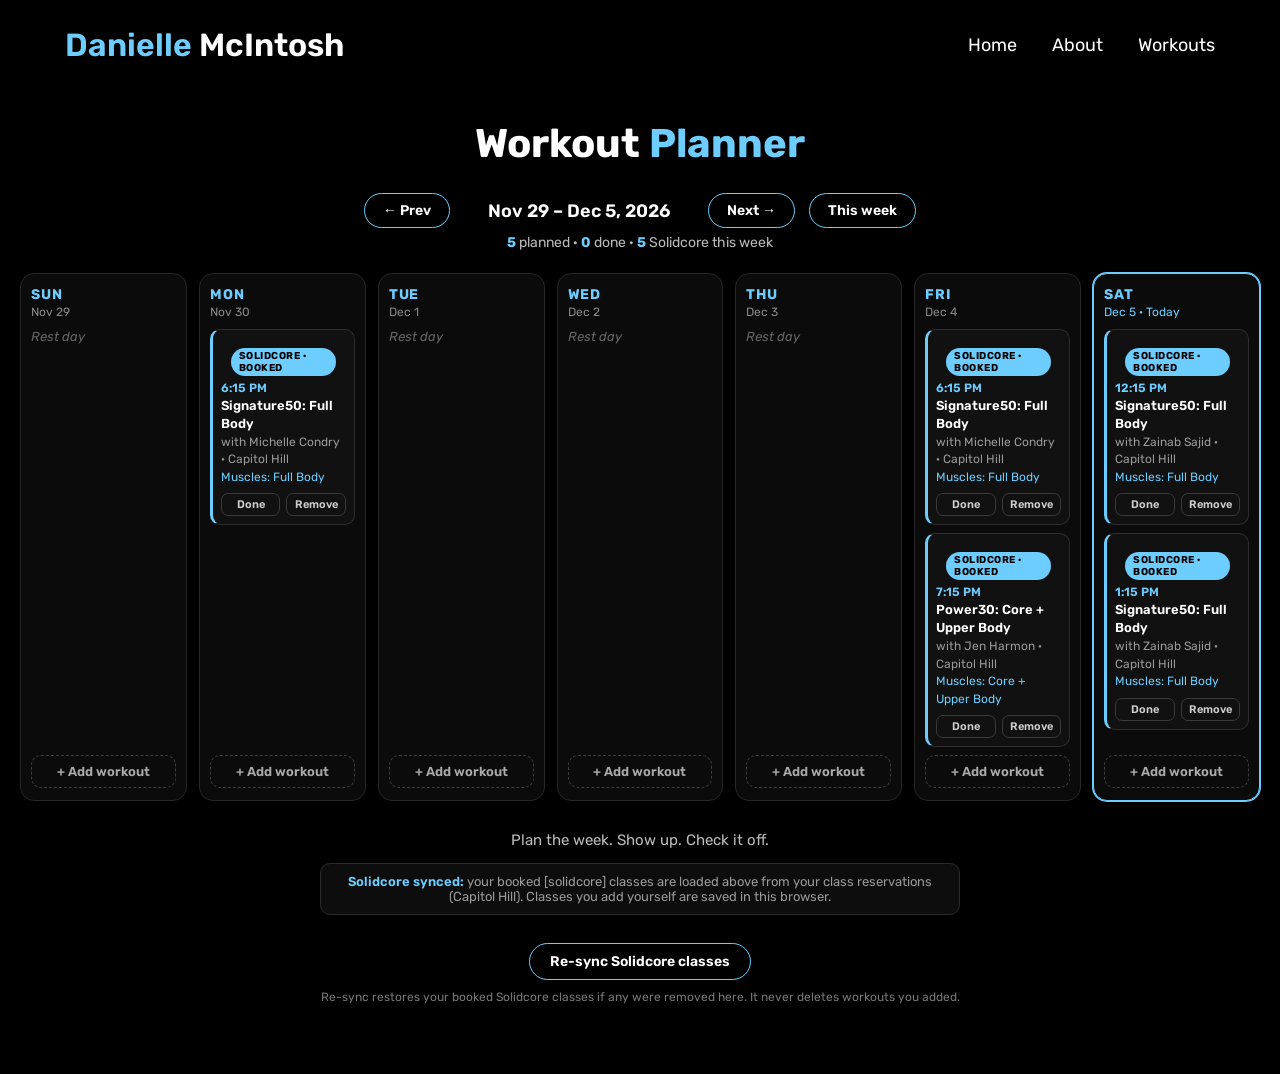
<file: workouts.html>
<!DOCTYPE html>
<html lang="en">

<head>
    <meta charset="UTF-8">
    <meta name="viewport" content="width=device-width, initial-scale=1.0">
    <link rel="stylesheet" href="style.css">
    <title>Workout Planner</title>
    <style>
        .planner { padding: 30px 20px 70px; }
        .planner-head { text-align: center; margin-bottom: 8px; }
        .planner-head h1 { font-size: 40px; font-weight: 700; }
        .planner-head h1 span { color: var(--text-color); }
        .planner-head p { color: #bbb; margin-top: 8px; font-size: 15px; }
        .sync-note {
            max-width: 640px; margin: 14px auto 0; font-size: 13px; color: #999;
            border: 1px solid #2a2a2a; border-radius: 10px; padding: 10px 14px; background: #0d0d0d;
        }
        .sync-note strong { color: var(--text-color); font-weight: 600; }
        .weekbar {
            display: flex; align-items: center; justify-content: center; gap: 14px;
            margin: 26px auto 6px; flex-wrap: wrap;
        }
        .weekbar button {
            background: transparent; color: #fff; border: 1px solid var(--text-color);
            border-radius: 999px; padding: 8px 18px; font-size: 14px; cursor: pointer; font-family: 'Rubik', sans-serif;
        }
        .weekbar button:hover { background: var(--text-color); color: #000; }
        .weekbar .range { font-size: 18px; font-weight: 600; min-width: 230px; text-align: center; }
        .summary { text-align: center; color: #bbb; font-size: 14px; margin-bottom: 22px; }
        .summary strong { color: var(--text-color); }
        .week {
            display: grid; grid-template-columns: repeat(7, 1fr); gap: 12px;
            max-width: 1250px; margin: 0 auto;
        }
        .day {
            border: 1px solid #262626; border-radius: 14px; background: #0b0b0b;
            padding: 12px 10px; min-height: 210px; display: flex; flex-direction: column;
        }
        .day.today { border-color: var(--text-color); box-shadow: 0 0 0 1px var(--text-color); }
        .day h3 { font-size: 14px; text-transform: uppercase; letter-spacing: .06em; }
        .day .date { color: #888; font-size: 12px; margin: 2px 0 10px; }
        .day.today .date { color: var(--text-color); }
        .entry {
            border: 1px solid #2c2c2c; border-left: 3px solid var(--text-color);
            border-radius: 10px; padding: 8px; margin-bottom: 8px; background: #111; font-size: 13px;
        }
        .entry.done { opacity: .55; }
        .entry.done .entry-title { text-decoration: line-through; }
        .entry .entry-time { color: var(--text-color); font-weight: 600; font-size: 12px; }
        .entry .entry-title { font-weight: 600; margin: 2px 0; line-height: 1.35; }
        .entry .entry-meta { color: #999; font-size: 12px; line-height: 1.45; }
        .entry .entry-meta.muscle { color: #6DCDFF; }
        .badge {
            display: inline-block; font-size: 10px; font-weight: 700; letter-spacing: .05em;
            text-transform: uppercase; border-radius: 999px; padding: 2px 8px; margin-bottom: 5px;
        }
        .badge.solidcore { background: var(--text-color); color: #000; }
        .badge.custom { background: #2c2c2c; color: #ddd; }
        .entry-actions { display: flex; gap: 6px; margin-top: 7px; }
        .entry-actions button {
            flex: 1; background: transparent; border: 1px solid #3a3a3a; color: #ccc;
            border-radius: 7px; padding: 4px 0; font-size: 11px; cursor: pointer; font-family: 'Rubik', sans-serif;
        }
        .entry-actions button:hover { border-color: var(--text-color); color: var(--text-color); }
        .rest { color: #666; font-size: 13px; font-style: italic; margin-bottom: 8px; }
        .add-btn {
            margin-top: auto; width: 100%; background: transparent; border: 1px dashed #3d3d3d; color: #aaa;
            border-radius: 10px; padding: 8px 0; font-size: 13px; cursor: pointer; font-family: 'Rubik', sans-serif;
        }
        .add-btn:hover { border-color: var(--text-color); color: var(--text-color); }
        .add-form { display: none; margin-top: 4px; }
        .add-form.open { display: block; }
        .add-form label { display: block; font-size: 11px; color: #999; margin: 7px 0 3px; text-transform: uppercase; letter-spacing: .05em; }
        .add-form input, .add-form select {
            width: 100%; background: #161616; border: 1px solid #333; color: #fff; border-radius: 8px;
            padding: 7px 8px; font-size: 13px; font-family: 'Rubik', sans-serif; color-scheme: dark;
        }
        .add-form .row { display: flex; gap: 6px; margin-top: 10px; }
        .add-form .row button {
            flex: 1; border-radius: 8px; padding: 7px 0; font-size: 12px; cursor: pointer; font-family: 'Rubik', sans-serif;
        }
        .add-form .save { background: var(--text-color); border: none; color: #000; font-weight: 600; }
        .add-form .cancel { background: transparent; border: 1px solid #3a3a3a; color: #ccc; }
        .planner-foot { text-align: center; margin-top: 28px; }
        .planner-foot button {
            background: transparent; color: #fff; border: 1px solid var(--text-color);
            border-radius: 999px; padding: 9px 20px; font-size: 14px; cursor: pointer; font-family: 'Rubik', sans-serif;
        }
        .planner-foot button:hover { background: var(--text-color); color: #000; }
        .planner-foot p { color: #777; font-size: 12px; margin-top: 10px; }
        @media (max-width: 1000px) { .week { grid-template-columns: repeat(2, 1fr); } }
        @media (max-width: 560px) {
            .week { grid-template-columns: 1fr; }
            .planner-head h1 { font-size: 30px; }
        }
    </style>
</head>

<body>

    <header>
        <div class="container">
            <nav>
                <div class="logo">
                    <a href="index.html"><span>Danielle</span> McIntosh</a>
                </div>
                <ul>
                    <li><a href="index.html">Home</a></li>
                    <li><a href="about.html">About</a></li>
                    <li><a href="workouts.html" class="active">Workouts</a></li>
                </ul>
                <div class="hamburger">
                    <div class="bar"></div>
                </div>
            </nav>
        </div>
    </header>

    <section class="planner">
        <div class="planner-head">
            <h1>Workout <span>Planner</span></h1>
        </div>

        <div class="weekbar">
            <button id="prevWeek" type="button">&larr; Prev</button>
            <div class="range" id="weekRange"></div>
            <button id="nextWeek" type="button">Next &rarr;</button>
            <button id="thisWeek" type="button">This week</button>
        </div>
        <div class="summary" id="weekSummary"></div>

        <div class="week" id="weekGrid"></div>

        <div class="planner-head" style="margin-top: 30px;">
            <p>Plan the week. Show up. Check it off.</p>
            <div class="sync-note">
                <strong>Solidcore synced:</strong> your booked [solidcore] classes are loaded above
                from your class reservations (Capitol Hill). Classes you add yourself are saved
                in this browser.
            </div>
        </div>

        <div class="planner-foot">
            <button id="resync" type="button">Re-sync Solidcore classes</button>
            <p>Re-sync restores your booked Solidcore classes if any were removed here. It never deletes workouts you added.</p>
        </div>
    </section>

    <script>
        // ---- Synced Solidcore bookings (from Danielle's class reservations) ----
        const SOLIDCORE_SEED = [
            { id: 'sc-2026-11-18', date: '2026-11-18', time: '20:15', type: 'Solidcore', title: 'Signature50: Full Body', muscle: 'Full Body', detail: 'with Amina Moalin · Capitol Hill', source: 'solidcore', done: false },
            { id: 'sc-2026-11-21', date: '2026-11-21', time: '13:15', type: 'Solidcore', title: 'Signature50: Full Body', muscle: 'Full Body', detail: 'with Zainab Sajid · Capitol Hill', source: 'solidcore', done: false },
            { id: 'sc-2026-11-30', date: '2026-11-30', time: '18:15', type: 'Solidcore', title: 'Signature50: Full Body', muscle: 'Full Body', detail: 'with Michelle Condry · Capitol Hill', source: 'solidcore', done: false },
            { id: 'sc-2026-12-04-1815', date: '2026-12-04', time: '18:15', type: 'Solidcore', title: 'Signature50: Full Body', muscle: 'Full Body', detail: 'with Michelle Condry · Capitol Hill', source: 'solidcore', done: false },
            { id: 'sc-2026-12-04-1915', date: '2026-12-04', time: '19:15', type: 'Solidcore', title: 'Power30: Core + Upper Body', muscle: 'Core + Upper Body', detail: 'with Jen Harmon · Capitol Hill', source: 'solidcore', done: false },
            { id: 'sc-2026-12-05-1215', date: '2026-12-05', time: '12:15', type: 'Solidcore', title: 'Signature50: Full Body', muscle: 'Full Body', detail: 'with Zainab Sajid · Capitol Hill', source: 'solidcore', done: false },
            { id: 'sc-2026-12-05-1315', date: '2026-12-05', time: '13:15', type: 'Solidcore', title: 'Signature50: Full Body', muscle: 'Full Body', detail: 'with Zainab Sajid · Capitol Hill', source: 'solidcore', done: false },
            { id: 'sc-2026-12-08-1815', date: '2026-12-08', time: '18:15', type: 'Solidcore', title: 'Signature50: Full Body', muscle: 'Full Body', detail: 'with Laura Sim · Capitol Hill', source: 'solidcore', done: false },
            { id: 'sc-2026-12-09-1915', date: '2026-12-09', time: '19:15', type: 'Solidcore', title: 'Signature50: Full Body', muscle: 'Full Body', detail: 'with Amina Moalin · Capitol Hill', source: 'solidcore', done: false },
            { id: 'sc-2026-12-13-1515', date: '2026-12-13', time: '15:15', type: 'Solidcore', title: 'Signature50: Full Body', muscle: 'Full Body', detail: 'with Matty Kang · Capitol Hill', source: 'solidcore', done: false },
            { id: 'sc-2026-12-13-1615', date: '2026-12-13', time: '16:15', type: 'Solidcore', title: 'Signature50: Full Body · Tate McRae', muscle: 'Full Body', detail: 'with Matty Kang · Capitol Hill', source: 'solidcore', done: false },
            { id: 'sc-2026-12-15-1815', date: '2026-12-15', time: '18:15', type: 'Solidcore', title: 'Signature50: Full Body', muscle: 'Full Body', detail: 'with Laura Sim · Capitol Hill', source: 'solidcore', done: false },
            { id: 'sc-2026-12-17-1915', date: '2026-12-17', time: '19:15', type: 'Solidcore', title: 'Signature50: Full Body', muscle: 'Full Body', detail: 'with Mahie Solomon · Capitol Hill', source: 'solidcore', done: false }
        ];

        const STORE_KEY = 'daniWorkoutPlanner.v1';
        const TYPES = ['Solidcore', 'Run', 'Lift', 'Pilates', 'Barre', "Barry's", 'Yoga', 'Cardio', 'Walk', 'Rest', 'Other'];

        function loadEntries() {
            try {
                const raw = localStorage.getItem(STORE_KEY);
                if (raw) return JSON.parse(raw);
            } catch (e) { /* fall through to seed */ }
            return SOLIDCORE_SEED.slice();
        }
        function saveEntries() {
            try { localStorage.setItem(STORE_KEY, JSON.stringify(entries)); } catch (e) { }
        }

        let entries = loadEntries();
        let weekOffset = 0;

        function toISO(d) {
            const y = d.getFullYear(), m = String(d.getMonth() + 1).padStart(2, '0'), day = String(d.getDate()).padStart(2, '0');
            return y + '-' + m + '-' + day;
        }
        function weekStart(offset) {
            const now = new Date();
            const d = new Date(now.getFullYear(), now.getMonth(), now.getDate());
            d.setDate(d.getDate() - d.getDay() + offset * 7); // Sunday start
            return d;
        }
        function fmtTime(t) {
            if (!t) return '';
            const parts = t.split(':');
            let h = parseInt(parts[0], 10);
            const min = parts[1] || '00';
            const ampm = h >= 12 ? 'PM' : 'AM';
            h = h % 12; if (h === 0) h = 12;
            return h + ':' + min + ' ' + ampm;
        }
        function esc(s) {
            return String(s == null ? '' : s).replace(/[&<>"']/g, function (c) {
                return { '&': '&amp;', '<': '&lt;', '>': '&gt;', '"': '&quot;', "'": '&#39;' }[c];
            });
        }

        function render() {
            const start = weekStart(weekOffset);
            const days = [];
            for (let i = 0; i < 7; i++) {
                const d = new Date(start.getFullYear(), start.getMonth(), start.getDate() + i);
                days.push(d);
            }
            const end = days[6];
            const opts = { month: 'short', day: 'numeric' };
            document.getElementById('weekRange').textContent =
                start.toLocaleDateString('en-US', opts) + ' – ' + end.toLocaleDateString('en-US', { month: 'short', day: 'numeric', year: 'numeric' });

            const todayISO = toISO(new Date());
            const grid = document.getElementById('weekGrid');
            grid.innerHTML = '';
            let planned = 0, doneCount = 0, scCount = 0;

            days.forEach(function (d) {
                const iso = toISO(d);
                const dayEntries = entries
                    .filter(function (e) { return e.date === iso; })
                    .sort(function (a, b) { return (a.time || '99') < (b.time || '99') ? -1 : 1; });
                dayEntries.forEach(function (e) {
                    planned++;
                    if (e.done) doneCount++;
                    if (e.source === 'solidcore') scCount++;
                });

                const col = document.createElement('div');
                col.className = 'day' + (iso === todayISO ? ' today' : '');
                let html = '<h3>' + d.toLocaleDateString('en-US', { weekday: 'short' }) + '</h3>' +
                    '<div class="date">' + d.toLocaleDateString('en-US', { month: 'short', day: 'numeric' }) + (iso === todayISO ? ' · Today' : '') + '</div>';

                if (dayEntries.length === 0) html += '<div class="rest">Rest day</div>';
                dayEntries.forEach(function (e) {
                    html += '<div class="entry' + (e.done ? ' done' : '') + '">' +
                        '<span class="badge ' + (e.source === 'solidcore' ? 'solidcore' : 'custom') + '">' +
                        (e.source === 'solidcore' ? 'Solidcore · Booked' : esc(e.type)) + '</span>' +
                        (e.time ? '<div class="entry-time">' + fmtTime(e.time) + '</div>' : '') +
                        '<div class="entry-title">' + esc(e.title) + '</div>' +
                        (e.detail ? '<div class="entry-meta">' + esc(e.detail) + '</div>' : '') +
                        (e.muscle ? '<div class="entry-meta muscle">Muscles: ' + esc(e.muscle) + '</div>' : '') +
                        '<div class="entry-actions">' +
                        '<button type="button" data-act="toggle" data-id="' + e.id + '">' + (e.done ? 'Undo' : 'Done') + '</button>' +
                        '<button type="button" data-act="del" data-id="' + e.id + '">Remove</button>' +
                        '</div></div>';
                });

                html += '<button class="add-btn" type="button" data-add="' + iso + '">+ Add workout</button>' +
                    '<form class="add-form" id="form-' + iso + '">' +
                    '<label>Type</label><select name="type">' +
                    TYPES.map(function (t) { return '<option value="' + t + '">' + t + '</option>'; }).join('') +
                    '</select>' +
                    '<label>Workout</label><input name="title" type="text" placeholder="e.g. 3 mile run" required>' +
                    '<label>Time</label><input name="time" type="time">' +
                    '<label>Details</label><input name="detail" type="text" placeholder="Location, coach, notes">' +
                    '<div class="row"><button class="save" type="submit">Save</button>' +
                    '<button class="cancel" type="button" data-cancel="' + iso + '">Cancel</button></div></form>';
                col.innerHTML = html;
                grid.appendChild(col);
            });

            document.getElementById('weekSummary').innerHTML =
                '<strong>' + planned + '</strong> planned · <strong>' + doneCount + '</strong> done · <strong>' + scCount + '</strong> Solidcore this week';

            grid.querySelectorAll('[data-add]').forEach(function (btn) {
                btn.addEventListener('click', function () {
                    document.getElementById('form-' + btn.getAttribute('data-add')).classList.add('open');
                });
            });
            grid.querySelectorAll('[data-cancel]').forEach(function (btn) {
                btn.addEventListener('click', function () {
                    document.getElementById('form-' + btn.getAttribute('data-cancel')).classList.remove('open');
                });
            });
            grid.querySelectorAll('.add-form').forEach(function (form) {
                form.addEventListener('submit', function (ev) {
                    ev.preventDefault();
                    const fd = new FormData(form);
                    entries.push({
                        id: 'u' + Date.now().toString(36) + Math.floor(Math.random() * 999),
                        date: form.id.replace('form-', ''),
                        time: fd.get('time') || '',
                        type: fd.get('type') || 'Other',
                        title: (fd.get('title') || '').toString().trim() || 'Workout',
                        detail: (fd.get('detail') || '').toString().trim(),
                        source: 'custom', done: false
                    });
                    saveEntries();
                    render();
                });
            });
            grid.querySelectorAll('[data-act]').forEach(function (btn) {
                btn.addEventListener('click', function () {
                    const id = btn.getAttribute('data-id');
                    if (btn.getAttribute('data-act') === 'toggle') {
                        entries = entries.map(function (e) { if (e.id === id) e.done = !e.done; return e; });
                    } else {
                        entries = entries.filter(function (e) { return e.id !== id; });
                    }
                    saveEntries();
                    render();
                });
            });
        }

        document.getElementById('prevWeek').addEventListener('click', function () { weekOffset--; render(); });
        document.getElementById('nextWeek').addEventListener('click', function () { weekOffset++; render(); });
        document.getElementById('thisWeek').addEventListener('click', function () { weekOffset = 0; render(); });
        document.getElementById('resync').addEventListener('click', function () {
            const have = {};
            entries.forEach(function (e) { have[e.id] = true; });
            SOLIDCORE_SEED.forEach(function (s) { if (!have[s.id]) entries.push(Object.assign({}, s)); });
            saveEntries();
            render();
        });

        const hamburger = document.querySelector('.hamburger');
        const navList = document.querySelector('nav ul');
        if (hamburger && navList) {
            hamburger.addEventListener('click', function () {
                hamburger.classList.toggle('active');
                navList.classList.toggle('active');
            });
        }

        render();
    </script>
</body>

</html>
</file>
<file: style.css>
@import url('https://fonts.googleapis.com/css2?family=Rubik:ital,wght@0,300;0,400;0,500;0,600;0,700;0,800;0,900;1,300;1,400;1,500;1,600;1,700;1,800;1,900&display=swap');

* {
    margin: 0;
    padding: 0;
    box-sizing: border-box;
    font-family: 'Rubik', sans-serif;
}

body {
    margin: 0;
    padding: 0;
    box-sizing: border-box;
    font-family: 'Rubik', sans-serif;
    background-color: #000;
    color: #fff;
}

:root {
    --text-color: #6DCDFF;
    --bg-color: #000;
    --white: #fff;
    --black: #000;
    --mob-color: #000;
}

h2,
h3 {
    color: var(--text-color);
}


.container {
    max-width: 1250px;
    width: 100%;
    margin: 0 auto;
}

header {
    background: var(--bg-color);
    height: 90px;
    display: flex;
    align-items: center;
    justify-content: center;
}

nav {
    display: flex;
    align-items: center;
    justify-content: space-between;
}

nav .logo {
    z-index: 1;
}

nav .logo a {
    text-decoration: none;
    font-size: 32px;
    font-weight: 600;
    color: var(--white);
}

nav .logo a span {
    color: var(--text-color);
}

nav ul {
    display: flex;
    align-items: center;
    justify-content: center;
    gap: 35px;
    font-size: 18px;
    list-style: none;
    z-index: 1;
}

nav ul li a {
    text-decoration: none;
    color: var(--white);
    transition: 0.4s ease;
}

nav ul li a:hover {
    color: var(--text-color);
}

nav .hamburger {
    position: relative;
    width: 30px;
    cursor: pointer;
    appearance: none;
    background: none;
    outline: none;
    border: none;
    display: none;
    scale: 0.8;
}

nav .hamburger .bar,
nav .hamburger::after,
nav .hamburger::before {
    content: '';
    display: block;
    width: 100%;
    height: 3px;
    background: var(--white);
    margin: 6px 0;
    transition: 0.4s;
}

nav .hamburger.active::before {
    transform: rotate(-45deg) translate(-8px, 5px);
}

nav .hamburger.active::after {
    transform: rotate(45deg) translate(-8px, -5px);
}

nav .hamburger.active .bar {
    opacity: 0;
}


.home {
    background: var(--bg-color);
    position: absolute;
    top: 0;
    width: 100%;
    height: 100vh;
    z-index: -1;
    padding: 150px 0 50px;
}

.home .home-info {
    display: flex;
    align-items: center;
    justify-content: center;
}

.home-info .left {
    flex: 1;
}

.left h3 {
    font-size: 2.5rem;
    font-weight: bold;
    letter-spacing: 0.5px;
    color: var(--white);
    border-radius: 25px;
}

.left h1 {
    font-size: 4.5rem;
    color: var(--white);
    margin: 10px 0;
}

.left h4 {
    color: var(--white);
    font-size: 2.2rem;
    font-weight: bold;
    margin-bottom: 20px;
}

.left h4 span {
    color: var(--text-color);
}

.left p {
    width: 90%;
    font-size: 16px;
    font-weight: 400;
    line-height: 25px;
    color: #c3c3c3;
    mask-border: 50px;
    margin-bottom: 15px;
    text-align: justify;
}

.left .btn {
    display: flex;
    align-items: center;
    gap: 20px;
    margin: 25px 0;
}

.left .btn button {
    font-size: 15px;
    font-weight: 600;
    padding: 12px 24px;
    border-radius: 25px;
    color: var(--black);
    background: var(--text-color);
    border: 2px solid var(--text-color);
    outline: none;
    cursor: pointer;
    transition: 0.3s ease-in;
}

.left .btn button:hover {
    transform: translateY(-5px);
    color: var(--text-color);
    background: transparent;
}

.home-info .right {
    flex: 1;
}

.right .profile {
    text-align: right;
}

.about-image img,
.right .profile img {
    width: 500px;
    height: 500px;
    object-fit: cover;
    border-radius: 50%;
    border: 6px solid var(--text-color);
    box-shadow: 0 0 60px var(--text-color);
}


@media screen and (max-width: 1280px) {
    nav {
        padding: 0 50px;
    }

    .home {
        padding: 250px 50px;
        z-index: auto;
    }

    .left h1 {
        font-size: 4rem;
    }

    .right .profile img {
        width: 450px;
        height: 450px;
    }

    .about-image img {
        width: 450px;
        height: 450px;
    }
}

@media screen and (max-width: 992px) {
    header {
        background: var(--mob-color);
        position: sticky;
        top: 0;
        z-index: 9;
    }

    nav .hamburger {
        display: block;
    }

    nav ul {
        position: fixed;
        top: 90px;
        left: 100%;
        width: 100%;
        height: 100vh;
        background: var(--mob-color);
        justify-content: flex-start;
        align-items: flex-start;
        flex-direction: column;
        padding: 50px;
        gap: 30px;
        transition: .5s ease-in;
    }

    nav ul li a {
        font-size: 28px;
    }

    nav ul.active {
        left: 0%;
    }

    .home {
        position: relative;
        padding: 50px;
        height: 100%;
    }

    .home-info {
        flex-direction: column-reverse;
    }

    .left {
        padding-top: 50px;
    }

    .left p {
        width: 100%;
    }

    /* .about-image img {
        width: 400px;
        height: 400px;
    } */
}

@media screen and (max-width: 767px) {
    .left h3 {
        font-size: 2rem;
    }

    .left h1 {
        font-size: 3rem;
    }

    .left h4 {
        font-size: 1.8rem;
    }

    .left .btn {
        padding-bottom: 50px;
    }

    .right .profile img {
        width: 400px;
        height: 400px;
    }

    .about-image img {
        width: 400px;
        height: 400px;
    }
}

@media screen and (max-width: 567px) {
    nav {
        padding: 0 30px;
    }

    nav .logo a {
        font-size: 30px;
    }

    nav ul {
        padding: 30px 30px 0;
    }

    nav ul li a {
        font-size: 24px;
    }

    .home {
        padding: 30px;
    }

    .home .home-info {
        justify-content: center;
        text-align: center;
    }

    .left h3 {
        font-size: 1.8rem;
    }

    .left h1 {
        font-size: 2.8rem;
    }

    .left h4 {
        font-size: 1.6rem;
    }

    .left .btn button {
        font-size: 13px;
        padding: 10px 20px;
    }

    .right .profile img {
        width: 250px;
        height: 250px;
    }

    .home .home-info {
        justify-content: center;
        text-align: center;
    }

    .home-info .left,
    .home-info .right {
        width: 100%;
        flex: none;
    }

    .left h3,
    .left h1,
    .left h4,
    .left p {
        text-align: center;
    }

    .right {
        display: flex;
        justify-content: center;
    }

    nav ul {
        justify-content: center;
    }

    nav .logo a {
        text-align: center;
        display: block;
    }

    .about-image img {
        width: 250px;
        height: 250px;
    }

}

.badge {
    display: inline-block;
    margin: 10px;
}

.badge img {
    width: 35px;
    height: 35px;
    transition: opacity 0.3s ease-in-out;
}

.badge img:hover {
    opacity: 0.7;
}

.about-section {
    display: flex;
    align-items: center;
    justify-content: space-around;
    padding: 50px;
    background-color: black;
    border-radius: 8px;
    margin: 20px;
}

/* .about-image img {
    width: 500px;
    height: 500px;
    object-fit: cover;
    border-radius: 50%;
    border: 6px solid var(--text-color);
    box-shadow: 0 0 60px var(--text-color);
    transition: width 0.5s ease, height 0.5s ease;
} */

.about-content {
    max-width: 600px;
}

.about-content h2 {
    color: #6DCDFF;
    margin-bottom: 20px;
}

.about-content p {
    font-size: 16px;
    line-height: 1.6;
    margin-bottom: 10px;
}


/* .timeline {
    position: relative;
    max-width: 800px;
    width: 100%;
    padding: 20px 0;
}

.timeline::after {
    content: '';
    position: absolute;
    width: 6px;
    background-color: var(--text-color);
    top: 0;
    bottom: 0;
    left: 100%;
    transform: translateX(-50%);
}

.container {
    padding: 10px 40px;
    position: relative;
    background-color: inherit;
    width: 50%;
    box-sizing: border-box;
}

.container.left {
    left: 25%;
    text-align: left;
}

.container.right {
    left: 75%;
    text-align: left;
}

.container::after {
    content: '';
    position: absolute;
    width: 25px;
    height: 25px;
    background-color: black;
    border: 4px solid #6DCDFF;
    top: 15px;
    border-radius: 50%;
    z-index: 1;
}

.container.left::after {
    right: -17px;
}

.container.right::after {
    left: -17px;
}

.content {
    padding: 20px 30px;
    background-color: black;
    position: relative;
    border-radius: 6px;
} */

@media (max-width: 768px) {
    .about-section {
        flex-direction: column;
        text-align: center;
    }

    .about-content {
        width: 100%;
    }

}

.skills-section {
    margin: 20px;
}

.tabs {
    display: flex;
    justify-content: center;
}

.tab {
    /* background-color: inherit; */
    border: none;
    outline: none;
    cursor: pointer;
    padding: 14px 16px;
    transition: 0.3s;
    font-size: 17px;
    color: white;
    border-bottom: 3px solid transparent;
}

.tab.active {
    color: #6DCDFF;
    border-bottom: none;
}


.tab-content {
    display: none;
    animation: fadeEffect 1s;
    padding: 20px;
    border-top: none;
}

.skill {
    display: inline-block;
    margin: 10px;
    padding: 10px;
    border: 1px solid #444;
    border-radius: 4px;
}

@keyframes fadeEffect {
    from {
        opacity: 0;
    }

    to {
        opacity: 1;
    }
}

form {
    display: flex;
    flex-direction: column;
    width: 24rem;
    gap: 1rem;
}

input,
select,
textarea {
    padding: 1.4rem;
    background: transparent;
    border: 1px solid white;
    width: 100%;
    box-sizing: border-box;
}

textarea {
    height: 6rem;
}

button {
    font-size: 15px;
    font-weight: 600;
    padding: 12px 24px;
    border-radius: 25px;
    color: var(--black);
    background: var(--text-color);
    border: 2px solid var(--text-color);
    outline: none;
    cursor: pointer;
    transition: 0.3s ease-in;
}

button:hover {
    transform: translateY(-5px);
    color: var(--text-color);
    background: transparent;
}

.stylish-link {
    font-size: 18px;
    color: #6DCDFF;
    text-decoration: none;
    font-weight: bold;
    transition: color 0.3s ease-in-out;
}

.stylish-link:hover {
    color: #000;
    text-decoration: underline;
}

article {
    background-color: #333;
    padding: 15px;
    margin: 10px 60px;
}

footer {
    text-align: center;
    background: #333;
    color: #fff;
}

.project-link,
.code-link {
    color: var(--text-color);
    text-decoration: none;
    transition: color 0.4s ease;
}

.project-link:hover,
.code-link:hover {
    color: var(--white);
    text-decoration: underline;
}
/* --- Real Estate page (Jeanette McIntosh, Complete Realty Solutions) --- */
.re-page {
    background: #0b0b10;
}

.re-page footer {
    background: #14101d;
    padding: 22px 15px 90px;
    color: #bdbdbd;
}

.re-reveal {
    opacity: 0;
    transform: translateY(18px);
    transition: opacity 0.6s ease, transform 0.6s ease;
}

.re-reveal.re-visible {
    opacity: 1;
    transform: none;
}

@media (prefers-reduced-motion: reduce) {
    .re-reveal { opacity: 1; transform: none; transition: none; }
}

/* Hero */
.re-hero {
    padding: 70px 20px 55px;
    background:
        radial-gradient(900px 420px at 85% -10%, rgba(94, 43, 151, 0.55), transparent 60%),
        radial-gradient(700px 380px at 0% 110%, rgba(109, 205, 255, 0.18), transparent 55%),
        linear-gradient(180deg, #12081f 0%, #0b0b10 100%);
    border-bottom: 1px solid #241735;
}

.re-hero-inner {
    display: flex;
    align-items: center;
    gap: 55px;
    flex-wrap: wrap;
}

.re-hero-text {
    flex: 1.15;
    min-width: 300px;
}

.re-eyebrow {
    display: inline-block;
    font-size: 0.85rem;
    font-weight: 600;
    letter-spacing: 0.4px;
    color: #d9c7f5;
    background: rgba(94, 43, 151, 0.35);
    border: 1px solid rgba(179, 136, 230, 0.45);
    padding: 7px 14px;
    border-radius: 999px;
    margin-bottom: 18px;
}

.re-hero-text h1 {
    font-size: 3.6rem;
    line-height: 1.05;
    margin: 6px 0 10px;
    color: var(--white);
}

.re-hero-text h4 {
    font-size: 1.45rem;
    color: #b388e6;
    margin-bottom: 14px;
}

.re-hero-text p {
    color: #cfcfcf;
    line-height: 1.65;
    max-width: 540px;
    font-size: 1.05rem;
}

.re-services {
    display: flex;
    flex-wrap: wrap;
    gap: 8px;
    margin-top: 18px;
}

.re-services span {
    font-size: 0.85rem;
    color: #e8e8e8;
    background: #1c1c26;
    border: 1px solid #33334a;
    padding: 6px 12px;
    border-radius: 999px;
}

.re-hero-card {
    position: relative;
    flex: 0.85;
    min-width: 280px;
    text-align: center;
}

.re-hero-card img {
    width: 400px;
    max-width: 92vw;
    border-radius: 20px;
    border: 4px solid #5e2b97;
    box-shadow: 0 24px 60px rgba(94, 43, 151, 0.5);
    transform: rotate(1.2deg);
}

.re-hero-chip {
    position: absolute;
    left: 50%;
    bottom: -16px;
    transform: translateX(-50%);
    white-space: nowrap;
    background: var(--text-color);
    color: var(--black);
    font-weight: 700;
    padding: 10px 20px;
    border-radius: 999px;
    text-decoration: none;
    box-shadow: 0 10px 25px rgba(0, 0, 0, 0.45);
}

/* Buttons */
.re-contact-quick {
    display: flex;
    gap: 12px;
    flex-wrap: wrap;
    margin-top: 24px;
}

.re-btn {
    font-size: 15px;
    font-weight: 600;
    padding: 13px 24px;
    border-radius: 999px;
    color: var(--black);
    background: var(--text-color);
    border: 2px solid var(--text-color);
    text-decoration: none;
    transition: 0.25s ease;
    display: inline-block;
}

.re-btn:hover {
    transform: translateY(-3px);
    color: var(--text-color);
    background: transparent;
    box-shadow: 0 10px 22px rgba(109, 205, 255, 0.18);
}

.re-btn-outline {
    color: var(--text-color);
    background: transparent;
}

.re-btn-outline:hover {
    color: var(--black);
    background: var(--text-color);
}

.re-btn-ghost {
    color: #d9c7f5;
    background: rgba(94, 43, 151, 0.25);
    border-color: rgba(179, 136, 230, 0.5);
}

.re-btn-ghost:hover {
    color: #fff;
    background: rgba(94, 43, 151, 0.5);
    box-shadow: none;
}

/* Sections */
.re-section {
    padding: 55px 20px 15px;
}

.re-section-alt {
    padding-bottom: 45px;
}

.re-section h2 {
    font-size: 2.1rem;
    margin-bottom: 26px;
    position: relative;
    padding-bottom: 10px;
}

.re-section h2::after {
    content: '';
    position: absolute;
    left: 0;
    bottom: 0;
    width: 64px;
    height: 4px;
    border-radius: 2px;
    background: linear-gradient(90deg, #5e2b97, var(--text-color));
}

/* Listing */
.re-listing {
    background: #14141d;
    border: 1px solid #2a2a3a;
    border-radius: 18px;
    overflow: hidden;
    margin: 0 0 22px;
    padding: 0;
    box-shadow: 0 18px 45px rgba(0, 0, 0, 0.4);
}

.re-gallery-main {
    position: relative;
    background: #000;
}

.re-gallery-main img {
    width: 100%;
    height: 520px;
    object-fit: cover;
    display: block;
    cursor: zoom-in;
}

.re-badge {
    position: absolute;
    top: 16px;
    left: 16px;
    background: rgba(20, 120, 60, 0.92);
    color: #fff;
    font-size: 0.85rem;
    font-weight: 700;
    padding: 7px 14px;
    border-radius: 999px;
}

.re-counter {
    position: absolute;
    top: 16px;
    right: 16px;
    background: rgba(0, 0, 0, 0.65);
    color: #fff;
    font-size: 0.85rem;
    padding: 7px 12px;
    border-radius: 999px;
}

.re-arrow {
    position: absolute;
    top: 50%;
    transform: translateY(-50%);
    width: 46px;
    height: 46px;
    padding: 0;
    border-radius: 50%;
    border: none;
    background: rgba(0, 0, 0, 0.55);
    color: #fff;
    font-size: 28px;
    line-height: 1;
    cursor: pointer;
    transition: 0.2s ease;
}

.re-arrow:hover {
    background: rgba(94, 43, 151, 0.9);
    transform: translateY(-50%);
    color: #fff;
}

.re-arrow-prev { left: 14px; }
.re-arrow-next { right: 14px; }

.re-thumbs {
    display: grid;
    grid-template-columns: repeat(6, 1fr);
    gap: 4px;
    padding: 4px;
    background: #0d0d13;
}

.re-thumbs img {
    width: 100%;
    height: 92px;
    object-fit: cover;
    border-radius: 8px;
    cursor: pointer;
    opacity: 0.55;
    border: 2px solid transparent;
    transition: 0.2s ease;
}

.re-thumbs img:hover { opacity: 0.85; }

.re-thumbs img.active {
    opacity: 1;
    border-color: var(--text-color);
}

.re-listing-body {
    padding: 26px;
}

.re-price {
    font-size: 2rem;
    font-weight: 800;
    color: var(--text-color);
}

.re-listing-body h3 {
    color: var(--white);
    font-size: 1.5rem;
    margin: 8px 0 2px;
}

.re-location {
    color: #b388e6;
    margin-bottom: 16px;
}

.re-specs {
    display: grid;
    grid-template-columns: repeat(auto-fit, minmax(105px, 1fr));
    gap: 10px;
    margin-bottom: 18px;
}

.re-spec {
    background: #1c1c28;
    border: 1px solid #2e2e42;
    border-radius: 12px;
    padding: 12px 8px;
    text-align: center;
    display: flex;
    flex-direction: column;
    gap: 2px;
}

.re-spec-icon { font-size: 1.25rem; }
.re-spec strong { color: #fff; font-size: 1.05rem; }
.re-spec small { color: #9a9ab0; font-size: 0.78rem; text-transform: uppercase; letter-spacing: 0.4px; }

.re-meta {
    color: #9a9ab0;
    font-size: 0.95rem;
    margin: 12px 0 4px;
}

.re-listing-body p {
    color: #cfcfcf;
    line-height: 1.65;
}

.re-note {
    color: #9a9ab0;
    line-height: 1.6;
    padding-bottom: 20px;
}

.re-note a,
.re-card a {
    color: var(--text-color);
    text-decoration: none;
}

.re-note a:hover,
.re-card a:hover { text-decoration: underline; }

/* Contact cards */
.re-contact-grid {
    display: grid;
    grid-template-columns: repeat(auto-fit, minmax(260px, 1fr));
    gap: 20px;
}

.re-card {
    background: #14141d;
    border: 1px solid #2a2a3a;
    border-top: 4px solid #5e2b97;
    border-radius: 14px;
    padding: 24px;
    transition: 0.25s ease;
}

.re-card:hover {
    transform: translateY(-5px);
    border-color: #5e2b97;
    box-shadow: 0 16px 35px rgba(94, 43, 151, 0.3);
}

.re-card-icon { font-size: 1.7rem; margin-bottom: 8px; }
.re-card h3 { margin-bottom: 12px; color: #fff; }
.re-card p { color: #cfcfcf; line-height: 1.7; }

/* Sticky mobile contact bar */
.re-stickybar {
    position: fixed;
    left: 12px;
    right: 12px;
    bottom: 12px;
    z-index: 50;
    display: none;
    background: rgba(20, 14, 32, 0.92);
    backdrop-filter: blur(8px);
    border: 1px solid #4a2b7a;
    border-radius: 999px;
    padding: 8px;
    justify-content: space-around;
    box-shadow: 0 14px 35px rgba(0, 0, 0, 0.55);
}

.re-stickybar a {
    color: #fff;
    text-decoration: none;
    font-weight: 600;
    font-size: 0.95rem;
    padding: 9px 14px;
    border-radius: 999px;
}

.re-stickybar a:first-child {
    background: var(--text-color);
    color: var(--black);
}

/* Lightbox */
.re-lightbox {
    position: fixed;
    inset: 0;
    z-index: 100;
    background: rgba(0, 0, 0, 0.92);
    display: flex;
    align-items: center;
    justify-content: center;
}

.re-lightbox[hidden] { display: none; }

.re-lightbox img {
    max-width: 94vw;
    max-height: 92vh;
    border-radius: 10px;
}

.re-lightbox-close {
    position: absolute;
    top: 18px;
    right: 22px;
    width: 48px;
    height: 48px;
    padding: 0;
    border-radius: 50%;
    font-size: 30px;
    line-height: 1;
}

@media screen and (max-width: 767px) {
    .re-hero { padding: 45px 16px 40px; }
    .re-hero-text h1 { font-size: 2.5rem; }
    .re-hero-inner { justify-content: center; text-align: center; }
    .re-hero-text p { margin: 0 auto; }
    .re-services, .re-contact-quick { justify-content: center; }
    .re-gallery-main img { height: 340px; }
    .re-thumbs { grid-template-columns: repeat(3, 1fr); }
    .re-thumbs img { height: 74px; }
    .re-stickybar { display: flex; }
    .re-section h2::after { left: 0; }
}

.re-badge-inline {
    position: static;
    display: inline-block;
    margin-bottom: 12px;
}

/* --- Linktree-style page (real-estate.html) --- */
.lt-page {
    min-height: 100vh;
    background:
        radial-gradient(800px 400px at 85% -5%, rgba(179, 136, 230, 0.35), transparent 60%),
        radial-gradient(700px 500px at 0% 105%, rgba(109, 205, 255, 0.16), transparent 55%),
        linear-gradient(170deg, #2a1052 0%, #170a2e 55%, #0b0b10 100%);
    background-attachment: fixed;
    color: #fff;
}

.lt-wrap {
    max-width: 620px;
    margin: 0 auto;
    padding: 48px 20px 40px;
    text-align: center;
    position: relative;
}

.lt-share {
    position: absolute;
    top: 18px;
    right: 20px;
    font-size: 13px;
    padding: 9px 16px;
    border-radius: 999px;
    background: rgba(255, 255, 255, 0.12);
    border: 1px solid rgba(255, 255, 255, 0.35);
    color: #fff;
}

.lt-share:hover {
    background: rgba(255, 255, 255, 0.25);
    color: #fff;
    transform: none;
}

.lt-avatar {
    width: 104px;
    height: 104px;
    margin: 6px auto 16px;
    border-radius: 50%;
    display: flex;
    align-items: center;
    justify-content: center;
    font-size: 2.3rem;
    font-weight: 800;
    letter-spacing: 1px;
    color: #fff;
    background: linear-gradient(140deg, #7b3fd4, #5e2b97 60%, #3d1a68);
    border: 3px solid rgba(255, 255, 255, 0.75);
    box-shadow: 0 14px 35px rgba(0, 0, 0, 0.45);
}

.lt-name {
    font-size: 2rem;
    line-height: 1.15;
    color: #fff;
}

.lt-title {
    color: #d9c7f5;
    font-weight: 600;
    margin-top: 6px;
    font-size: 1.05rem;
}

.lt-bio {
    color: #cfc4e6;
    line-height: 1.6;
    margin: 12px auto 30px;
    font-size: 0.98rem;
    max-width: 440px;
}

.lt-links {
    display: flex;
    flex-direction: column;
    gap: 14px;
}

.lt-link {
    display: flex;
    align-items: center;
    gap: 14px;
    text-align: left;
    background: rgba(255, 255, 255, 0.96);
    color: #1c1030;
    text-decoration: none;
    padding: 15px 18px;
    border-radius: 16px;
    border: 2px solid transparent;
    box-shadow: 0 8px 22px rgba(0, 0, 0, 0.3);
    transition: transform 0.18s ease, box-shadow 0.18s ease, background 0.18s ease;
    animation: ltIn 0.5s ease both;
}

.lt-link:nth-child(2) { animation-delay: 0.05s; }
.lt-link:nth-child(3) { animation-delay: 0.1s; }
.lt-link:nth-child(4) { animation-delay: 0.15s; }
.lt-link:nth-child(5) { animation-delay: 0.2s; }
.lt-link:nth-child(6) { animation-delay: 0.25s; }
.lt-link:nth-child(7) { animation-delay: 0.3s; }
.lt-link:nth-child(8) { animation-delay: 0.35s; }

@keyframes ltIn {
    from { opacity: 0; transform: translateY(12px); }
    to { opacity: 1; transform: none; }
}

@media (prefers-reduced-motion: reduce) {
    .lt-link { animation: none; }
}

.lt-link:hover {
    transform: translateY(-3px) scale(1.01);
    box-shadow: 0 14px 30px rgba(0, 0, 0, 0.42);
    background: #fff;
}

.lt-link-primary {
    background: var(--text-color);
    font-weight: 700;
}

.lt-link-feature {
    border-color: #b388e6;
    background: linear-gradient(120deg, #f3eafd, #ffffff);
}

.lt-icon {
    font-size: 1.45rem;
    flex: 0 0 auto;
    width: 34px;
    text-align: center;
}

.lt-link-text {
    flex: 1;
    font-weight: 600;
    font-size: 1.02rem;
    line-height: 1.3;
}

.lt-link-text small {
    display: block;
    font-weight: 400;
    color: #5c5470;
    font-size: 0.85rem;
    margin-top: 2px;
}

.lt-arrow {
    font-size: 1.5rem;
    color: #8d84a3;
    flex: 0 0 auto;
}

.lt-footer {
    margin-top: 34px;
    color: #a99cc9;
    font-size: 0.88rem;
    line-height: 1.6;
}

.lt-back {
    display: inline-block;
    margin-top: 14px;
    color: #d9c7f5;
    text-decoration: none;
    font-size: 0.92rem;
}

.lt-back:hover { text-decoration: underline; }

@media screen and (max-width: 480px) {
    .lt-wrap { padding-top: 40px; }
    .lt-name { font-size: 1.7rem; }
    .lt-link { padding: 14px 15px; border-radius: 14px; }
}

/* --- Linktree polish: uniform buttons + refined look --- */
.lt-page {
    background:
        radial-gradient(620px 320px at 12% 0%, rgba(179, 136, 230, 0.28), transparent 60%),
        radial-gradient(560px 420px at 95% 22%, rgba(109, 205, 255, 0.13), transparent 55%),
        radial-gradient(700px 500px at 50% 115%, rgba(94, 43, 151, 0.35), transparent 60%),
        linear-gradient(168deg, #31145f 0%, #1d0c3a 52%, #0d0a14 100%);
}

.lt-wrap {
    max-width: 560px;
    padding-top: 56px;
}

.lt-avatar {
    width: 96px;
    height: 96px;
    font-size: 2rem;
    border: 2px solid rgba(255, 255, 255, 0.55);
    outline: 6px solid rgba(179, 136, 230, 0.22);
    box-shadow: 0 18px 40px rgba(0, 0, 0, 0.5), inset 0 1px 0 rgba(255, 255, 255, 0.35);
}

.lt-name {
    font-size: 2.15rem;
    font-weight: 800;
    letter-spacing: 0.2px;
    margin-top: 4px;
}

.lt-title {
    font-size: 1rem;
    letter-spacing: 0.3px;
    text-transform: uppercase;
    color: #c9aef2;
}

.lt-bio {
    font-size: 0.95rem;
    color: #d8cff0;
    margin-bottom: 34px;
}

.lt-links {
    gap: 12px;
}

/* Every button: identical height, padding, radius, and internal grid */
.lt-link {
    min-height: 76px;
    padding: 12px 16px;
    border-radius: 18px;
    gap: 14px;
    background: rgba(255, 255, 255, 0.97);
    border: 1px solid rgba(255, 255, 255, 0.65);
    box-shadow: 0 6px 18px rgba(5, 0, 15, 0.35);
}

.lt-link:hover {
    transform: translateY(-2px);
    box-shadow: 0 12px 26px rgba(5, 0, 15, 0.45);
}

/* Uniform icon tile on every button */
.lt-icon {
    width: 46px;
    height: 46px;
    flex: 0 0 46px;
    display: flex;
    align-items: center;
    justify-content: center;
    font-size: 1.3rem;
    background: #f0e8fc;
    border-radius: 13px;
    box-shadow: inset 0 0 0 1px #e0d1f7;
}

.lt-link-primary {
    background: linear-gradient(120deg, #79d4ff, #6dcdff);
}

.lt-link-primary .lt-icon {
    background: rgba(255, 255, 255, 0.55);
    box-shadow: none;
}

.lt-link-primary .lt-link-text small {
    color: #17456b;
}

.lt-link-feature {
    background: linear-gradient(120deg, #efe6fd, #ffffff);
    border-color: #c9aef2;
}

.lt-link-text {
    font-size: 1rem;
    line-height: 1.25;
}

.lt-link-text small {
    font-size: 0.84rem;
    line-height: 1.35;
    color: #6a6182;
    display: -webkit-box;
    -webkit-line-clamp: 2;
    -webkit-box-orient: vertical;
    overflow: hidden;
}

.lt-arrow {
    width: 22px;
    flex: 0 0 22px;
    text-align: center;
    font-size: 1.35rem;
    color: #a79cc0;
}

.lt-share {
    background: rgba(255, 255, 255, 0.1);
    border-color: rgba(255, 255, 255, 0.28);
    backdrop-filter: blur(6px);
}

.lt-footer {
    color: #b3a6d4;
}

@media screen and (max-width: 480px) {
    .lt-link { min-height: 72px; border-radius: 16px; }
    .lt-name { font-size: 1.85rem; }
}

/* --- Linktree v3: glass profile, grouped links --- */
.lt-page {
    background-image:
        radial-gradient(rgba(255, 255, 255, 0.055) 1px, transparent 1px),
        radial-gradient(620px 320px at 12% 0%, rgba(179, 136, 230, 0.28), transparent 60%),
        radial-gradient(700px 500px at 50% 115%, rgba(94, 43, 151, 0.35), transparent 60%),
        linear-gradient(168deg, #31145f 0%, #1d0c3a 52%, #0d0a14 100%);
    background-size: 22px 22px, auto, auto, auto;
}

.lt-profile {
    background: rgba(255, 255, 255, 0.07);
    border: 1px solid rgba(255, 255, 255, 0.16);
    border-radius: 26px;
    padding: 30px 22px 24px;
    backdrop-filter: blur(10px);
    box-shadow: 0 22px 50px rgba(5, 0, 15, 0.4);
    margin-bottom: 30px;
}

.lt-profile .lt-bio { margin-bottom: 2px; }

.lt-status {
    display: inline-flex;
    align-items: center;
    gap: 8px;
    font-size: 0.82rem;
    font-weight: 600;
    color: #b9f5cd;
    background: rgba(30, 140, 70, 0.22);
    border: 1px solid rgba(90, 220, 140, 0.4);
    padding: 6px 13px;
    border-radius: 999px;
    margin-bottom: 14px;
}

.lt-dot {
    width: 8px;
    height: 8px;
    border-radius: 50%;
    background: #4ade80;
    animation: ltPulse 1.8s ease-in-out infinite;
}

@keyframes ltPulse {
    0%, 100% { box-shadow: 0 0 0 0 rgba(74, 222, 128, 0.55); }
    55% { box-shadow: 0 0 0 6px rgba(74, 222, 128, 0); }
}

@media (prefers-reduced-motion: reduce) {
    .lt-dot { animation: none; }
}

.lt-group {
    display: flex;
    align-items: center;
    gap: 12px;
    font-size: 0.78rem;
    font-weight: 700;
    letter-spacing: 2.2px;
    text-transform: uppercase;
    color: #c9aef2;
    margin: 10px 4px 0;
    text-align: left;
}

.lt-group::after {
    content: '';
    flex: 1;
    height: 1px;
    background: linear-gradient(90deg, rgba(201, 174, 242, 0.5), transparent);
}

.lt-group:first-child { margin-top: 0; }

.lt-icon-wa {
    background: #e2f7e6;
    box-shadow: inset 0 0 0 1px #b9e8c2;
}

.lt-price-pill {
    flex: 0 0 auto;
    background: #5e2b97;
    color: #fff;
    font-weight: 700;
    font-size: 0.85rem;
    padding: 8px 13px;
    border-radius: 999px;
    white-space: nowrap;
}

.lt-link:active { transform: scale(0.99); }

.lt-link:focus-visible,
.lt-share:focus-visible,
.lt-back:focus-visible {
    outline: 3px solid #6dcdff;
    outline-offset: 3px;
}

.lt-link {
    position: relative;
    overflow: hidden;
}

.lt-link::after {
    content: '';
    position: absolute;
    inset: 0;
    background: linear-gradient(115deg, transparent 30%, rgba(255, 255, 255, 0.35) 48%, transparent 62%);
    transform: translateX(-110%);
    transition: transform 0.55s ease;
    pointer-events: none;
}

.lt-link:hover::after { transform: translateX(110%); }

@media screen and (max-width: 480px) {
    .lt-profile { padding: 24px 16px 20px; border-radius: 22px; }
    .lt-price-pill { font-size: 0.78rem; padding: 7px 10px; }
}

/* --- Plain contact rows (only the listing is a bubble) --- */
.lt-rows {
    text-align: left;
    background: rgba(255, 255, 255, 0.06);
    border: 1px solid rgba(255, 255, 255, 0.12);
    border-radius: 18px;
    padding: 18px 20px;
    display: flex;
    flex-direction: column;
    gap: 11px;
}

.lt-rows p {
    color: #e9e2f7;
    font-size: 1rem;
    line-height: 1.45;
}

.lt-rows a {
    color: #8fd8ff;
    text-decoration: none;
    font-weight: 600;
}

.lt-rows a:hover { text-decoration: underline; }
</file>
